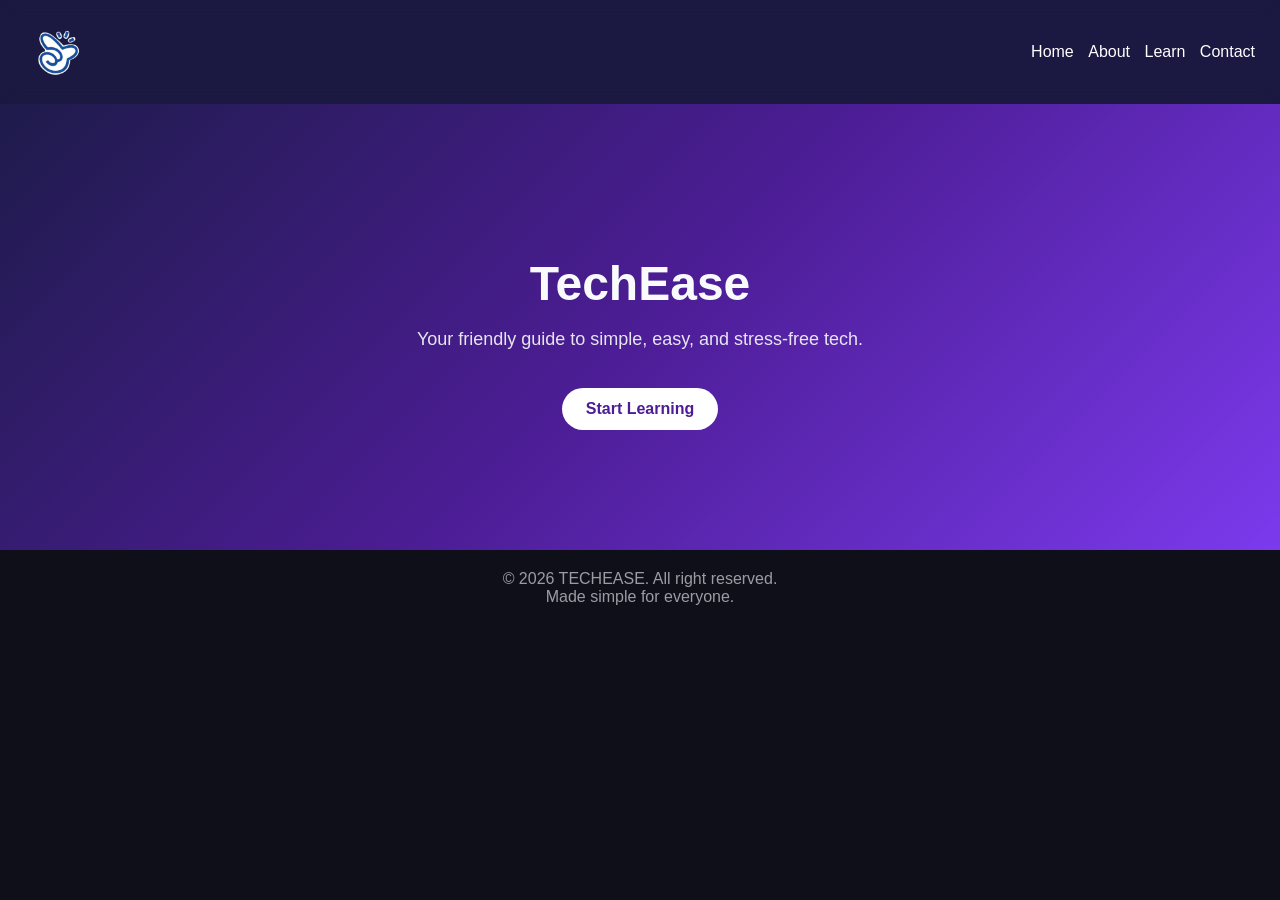
<file: index.html>
<!DOCTYPE html>
<html lang="en">
<head>
<link rel="stylesheet" href="styleTech.css">
<meta charset="UTF-8">
<meta name="viewport" content="width=device-width, initial-scale=1.0">
<title>Simple Tech Guide</title>
</head>

<body>

<div class="navbar">
  <div class="logo">
   <img src="solologo.png">
  </div>
  <div>
    <a href="index.html">Home</a>
    <a href="TechEaseAbout.html">About</a>
    <a href="TechEaseLearn.html">Learn</a>
    <a href="TechEaseContact.html">Contact</a>
  </div>
</div>

<div class="title">
  <h1>TechEase </h1>
  <p>Your friendly guide to simple, easy, and stress-free tech.</p>
  <a href="TechEaseLearn.html" class="button">Start Learning</a>
</div>

<div class="footer">
  © 2026 TECHEASE. All right reserved.<br> Made simple for everyone.
</div>

</body>
</html>
</file>
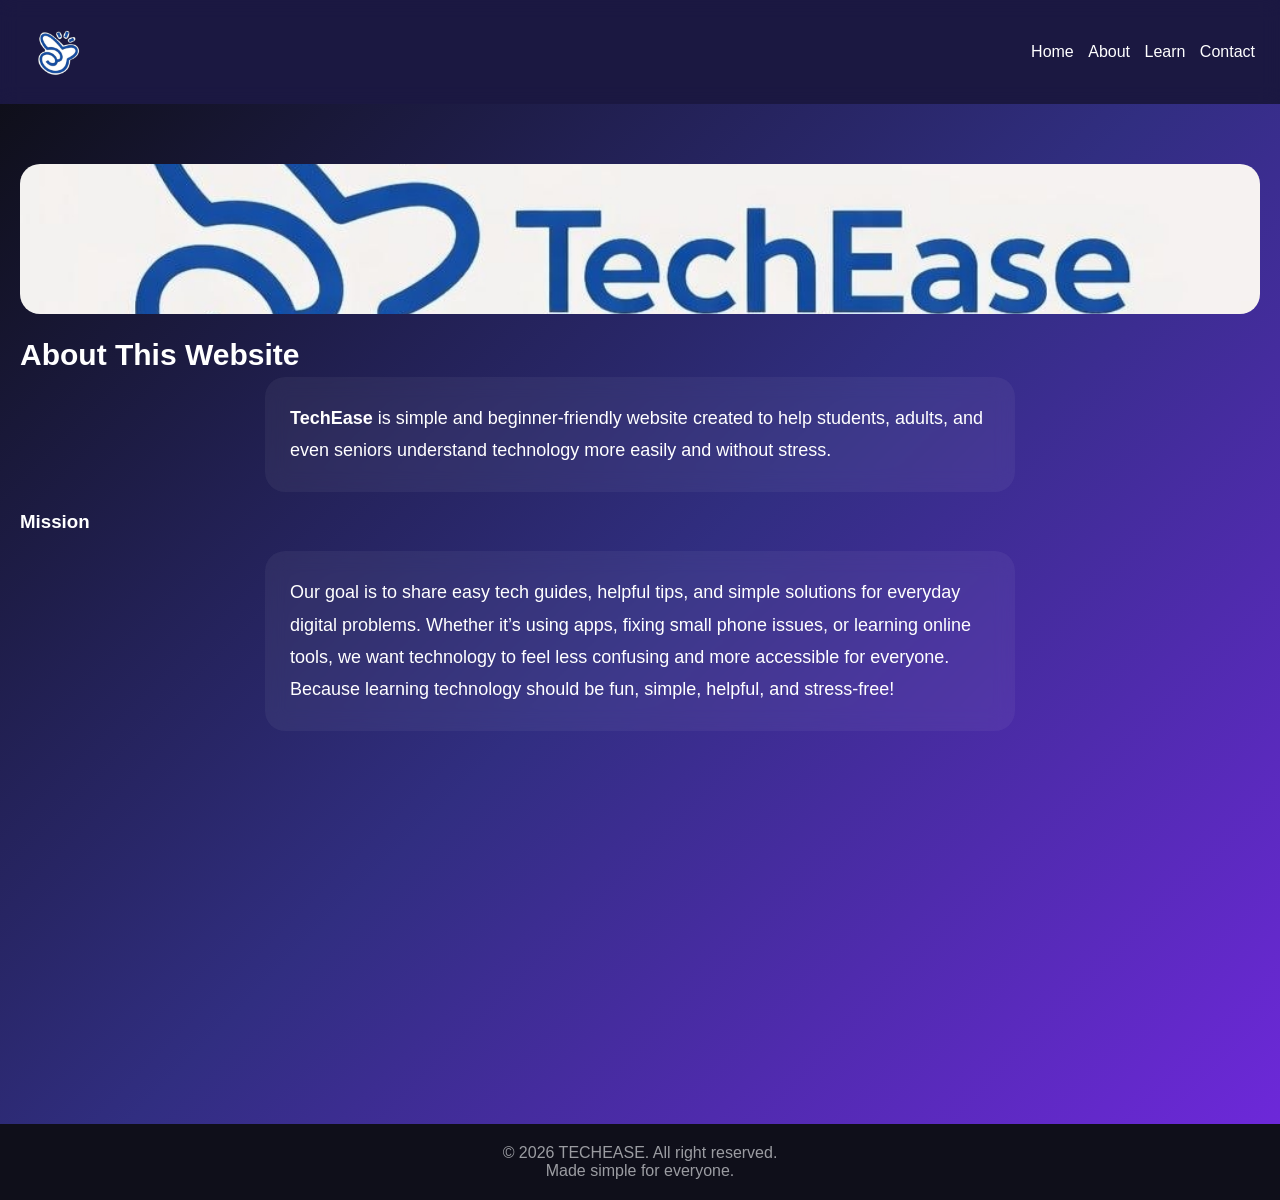
<file: TechEaseAbout.html>
<!DOCTYPE html>
<html>
<head>
  <meta charset="UTF-8">
  <meta name="viewport" content="width=device-width, initial-scale=1">
  <link rel="stylesheet" href="styleTech.css">
  <title>TechEase About</title>
</head>
<body>
  
  <div class="navbar">
  <div class="logo">
    <img src="solologo.png">
  </div>
  
  <div>
    <a href="index.html">Home</a>
    <a href="TechEaseAbout.html">About</a>
    <a href="TechEaseLearn.html">Learn</a>
    <a href="TechEaseContact.html">Contact</a>
  </div>
</div>

  <div class="About">
  <img src="EaseLogo.jpg">
  <h1> About This Website</h1>
  
<p> <strong> TechEase</strong> is simple and beginner-friendly website created to help students, adults, and even seniors understand technology more easily and without stress.</p>

<h3> Mission</h3>
<p>Our goal is to share easy tech guides, helpful tips, and simple solutions for everyday digital problems. Whether it’s using apps, fixing small phone issues, or learning online tools, we want technology to feel less confusing and more accessible for everyone. Because learning technology should be fun, simple, helpful, and stress-free!</p>
</div>

<div class="footer">
  © 2026 TECHEASE. All right reserved.<br> Made simple for everyone.
</div>

</body>
</html>
</file>
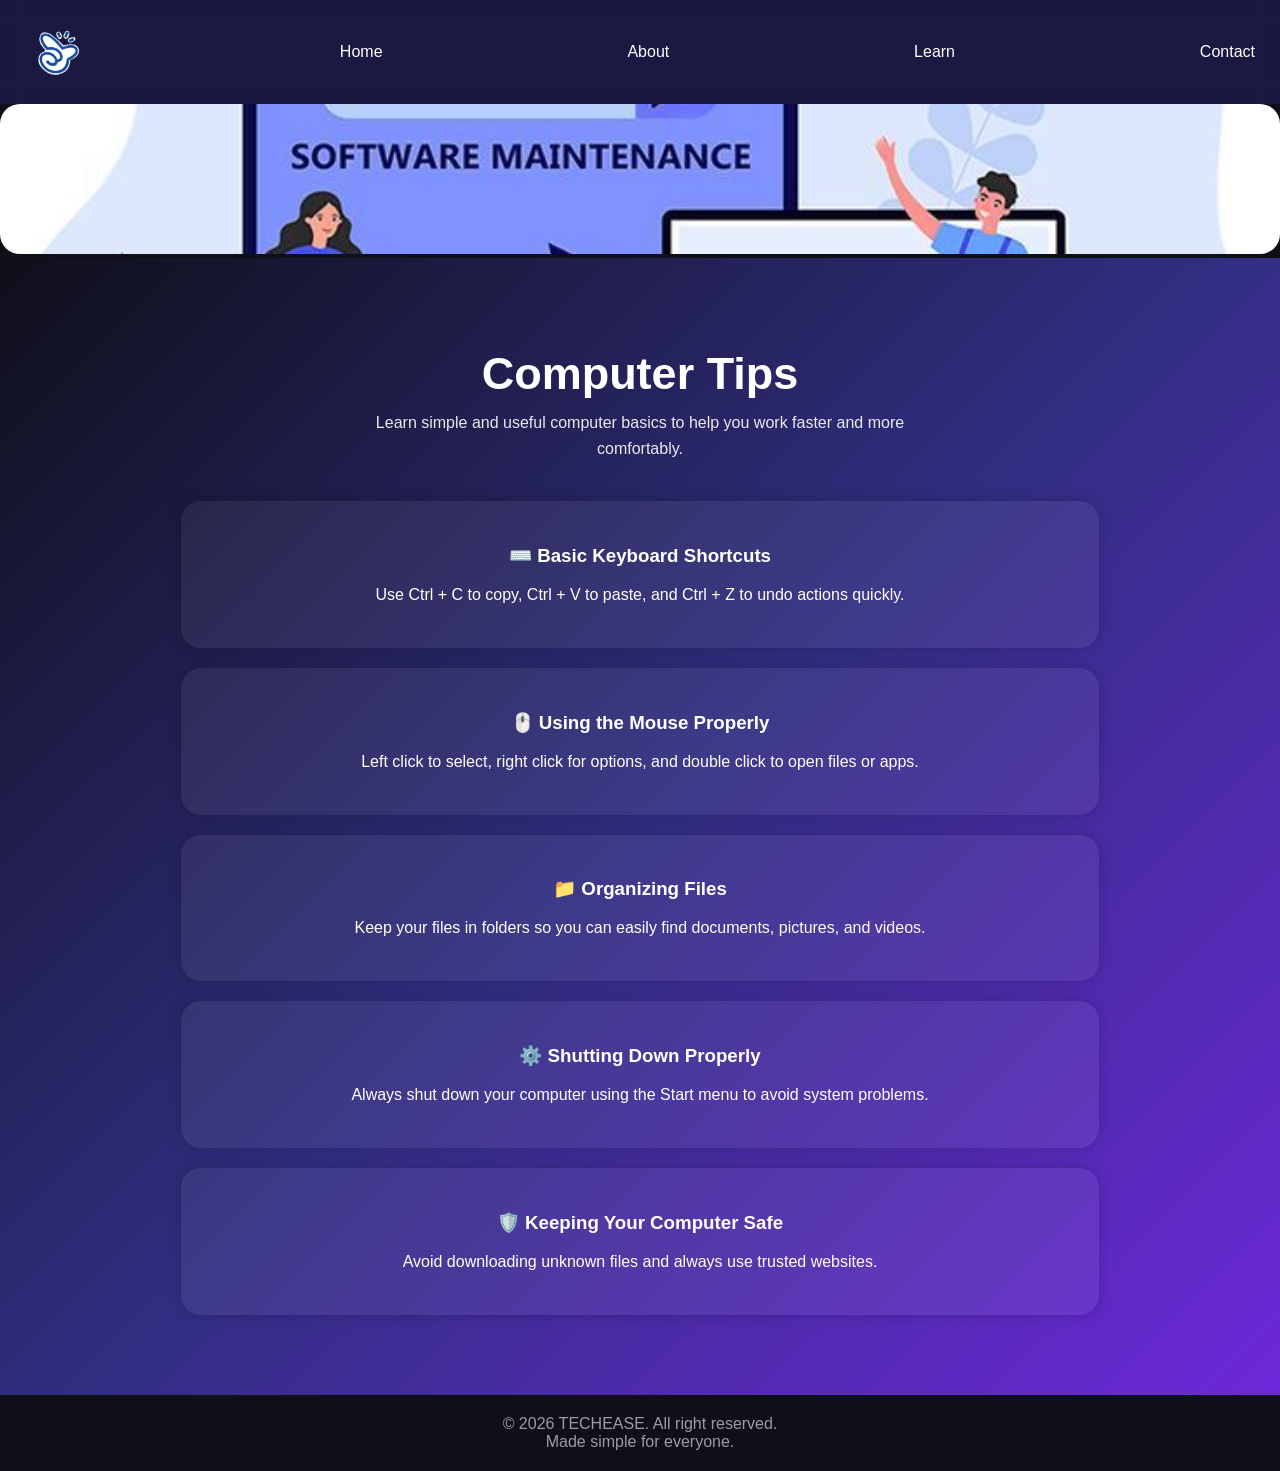
<file: TechEaseComputerTips.html>
<!DOCTYPE html>
<html>
<head>
  <meta charset="UTF-8">
  <meta name="viewport" content="width=device-width, initial-scale=1">
    <link rel="stylesheet" href="styleTech.css">
  <title>Computer Tips</title>
</head>
<body>
  <body>
  <div class="navbar">
    <div class="logo">
    <img src="solologo.png">
  </div>
    <a href="index.html">Home</a>
    <a href="TechEaseAbout.html">About</a>
    <a href="TechEaseLearn.html">Learn</a>
    <a href="TechEaseContact.html">Contact</a>
  </div>
</div>

<div class="learnlogo">
  <img src="computer.jpg">
</div>

  <div class="computer-tips">
  <h1> Computer Tips</h1>
  <p class="introcomputer">Learn simple and useful computer basics to help you work faster and more comfortably.</p>

    <div class="topic-card">
    <h3>⌨️ Basic Keyboard Shortcuts</h3>
    <p> Use Ctrl + C to copy, Ctrl + V to paste, and Ctrl + Z to undo actions quickly.</p>
    </div>

    <div class="topic-card">
    <h3>🖱️ Using the Mouse Properly</h3>
    <p> Left click to select, right click for options, and double click to open files or apps.</p>
    </div>

   <div class="topic-card">
   <h3>📁 Organizing Files</h3>
   <p>Keep your files in folders so you can easily find documents, pictures, and videos.</p>
    </div>

    <div class="topic-card">
    <h3>⚙️ Shutting Down Properly</h3>
    <p>Always shut down your computer using the Start menu to avoid system problems.</p>
    </div>

    <div class="topic-card">
    <h3>🛡️ Keeping Your Computer Safe</h3>
    <p>Avoid downloading unknown files and always use trusted websites.</p>
  </div>
 </div>

<div class="footer">
  © 2026 TECHEASE. All right reserved.<br> Made simple for everyone.
</body>
</html>
</file>
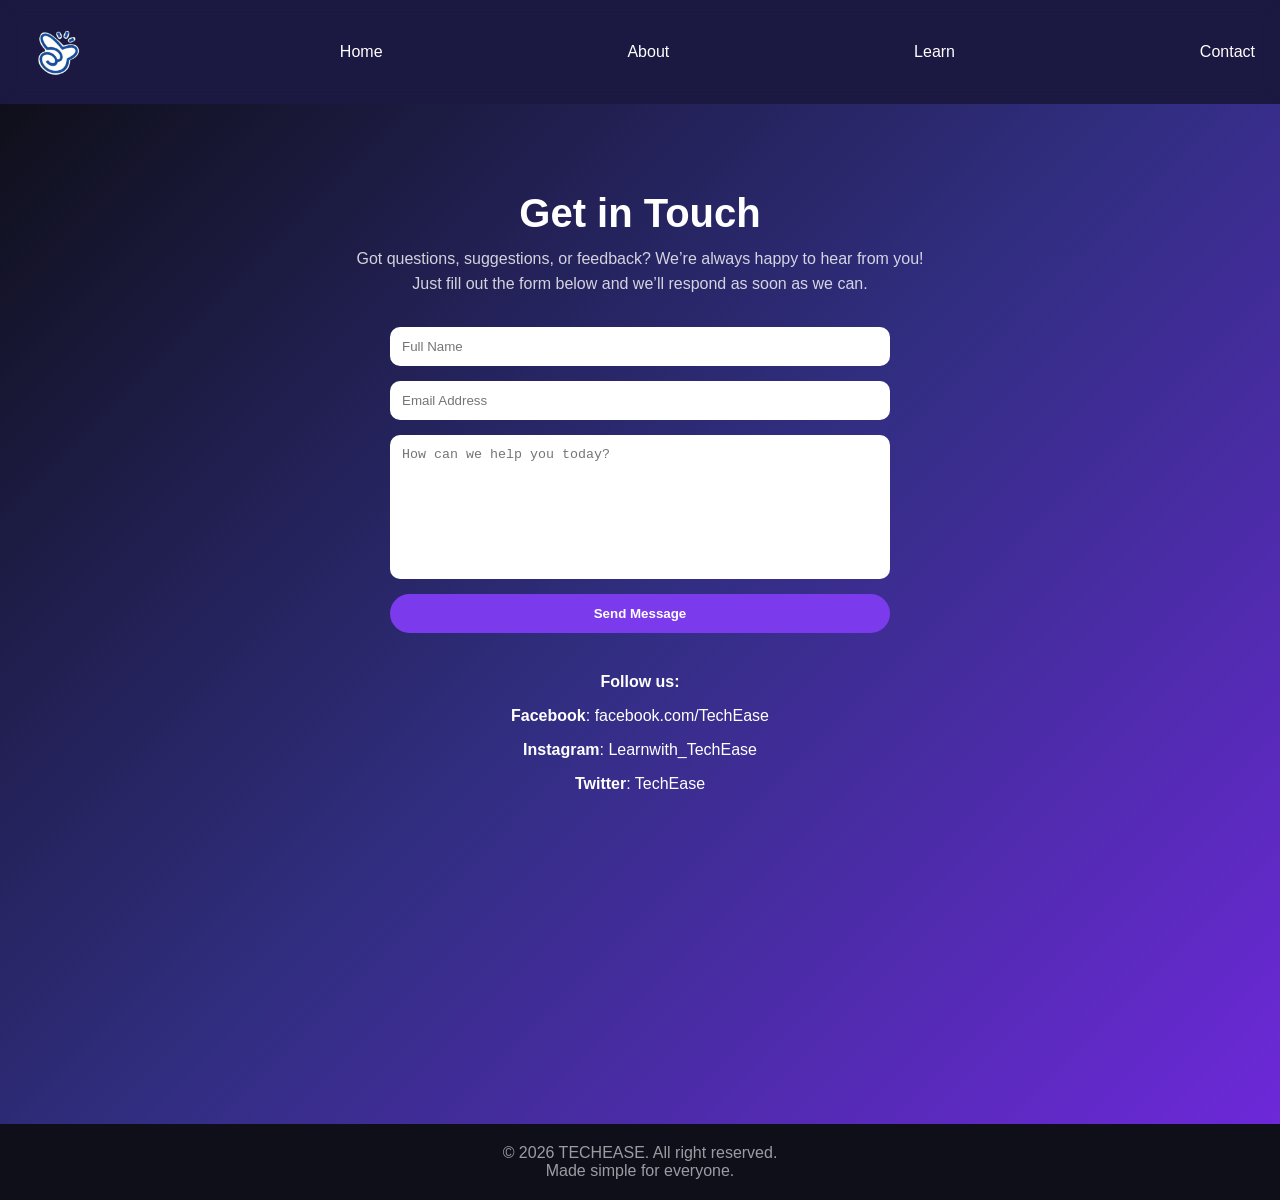
<file: TechEaseContact.html>
<!DOCTYPE html>
<html>
<head>
  <meta charset="UTF-8">
  <meta name="viewport" content="width=device-width, initial-scale=1">
  <link rel="stylesheet" href="styleTech.css">
  <title>TechEase Contact</title>
</head>
<body>
  <div class="navbar">
    <div class="logo">
    <img src="solologo.png">
  </div>
  
    <a href="index.html">Home</a>
    <a href="TechEaseAbout.html">About</a>
    <a href="TechEaseLearn.html">Learn</a>
    <a href="TechEaseContact.html">Contact</a>
  </div>
</div>

  <div class="contact">
  <h1>Get in Touch</h1>
  
  <p class="subtitle">
    Got questions, suggestions, or feedback?  We’re always happy to hear from you! Just fill out the form below and we’ll respond as soon as we can.
  </p>
  
  <form class="contact-form">

    <input type="text" placeholder="Full Name">
    <input type="email" placeholder="Email Address">
    <textarea placeholder="How can we help you today?"></textarea>
    <button type="submit">Send Message</button>

  </form>

  <div class="socials">
  <strong>Follow us:</strong>
  <p><strong>Facebook</strong>: facebook.com/TechEase</p>
  <p><strong>Instagram</strong>: Learnwith_TechEase</p>
  <p><strong>Twitter</strong>: TechEase</p>
</div>
</div>

</div>

<div class="footer">
  © 2026 TECHEASE. All right reserved.<br> Made simple for everyone.
</div>

</body>
</html>
</file>
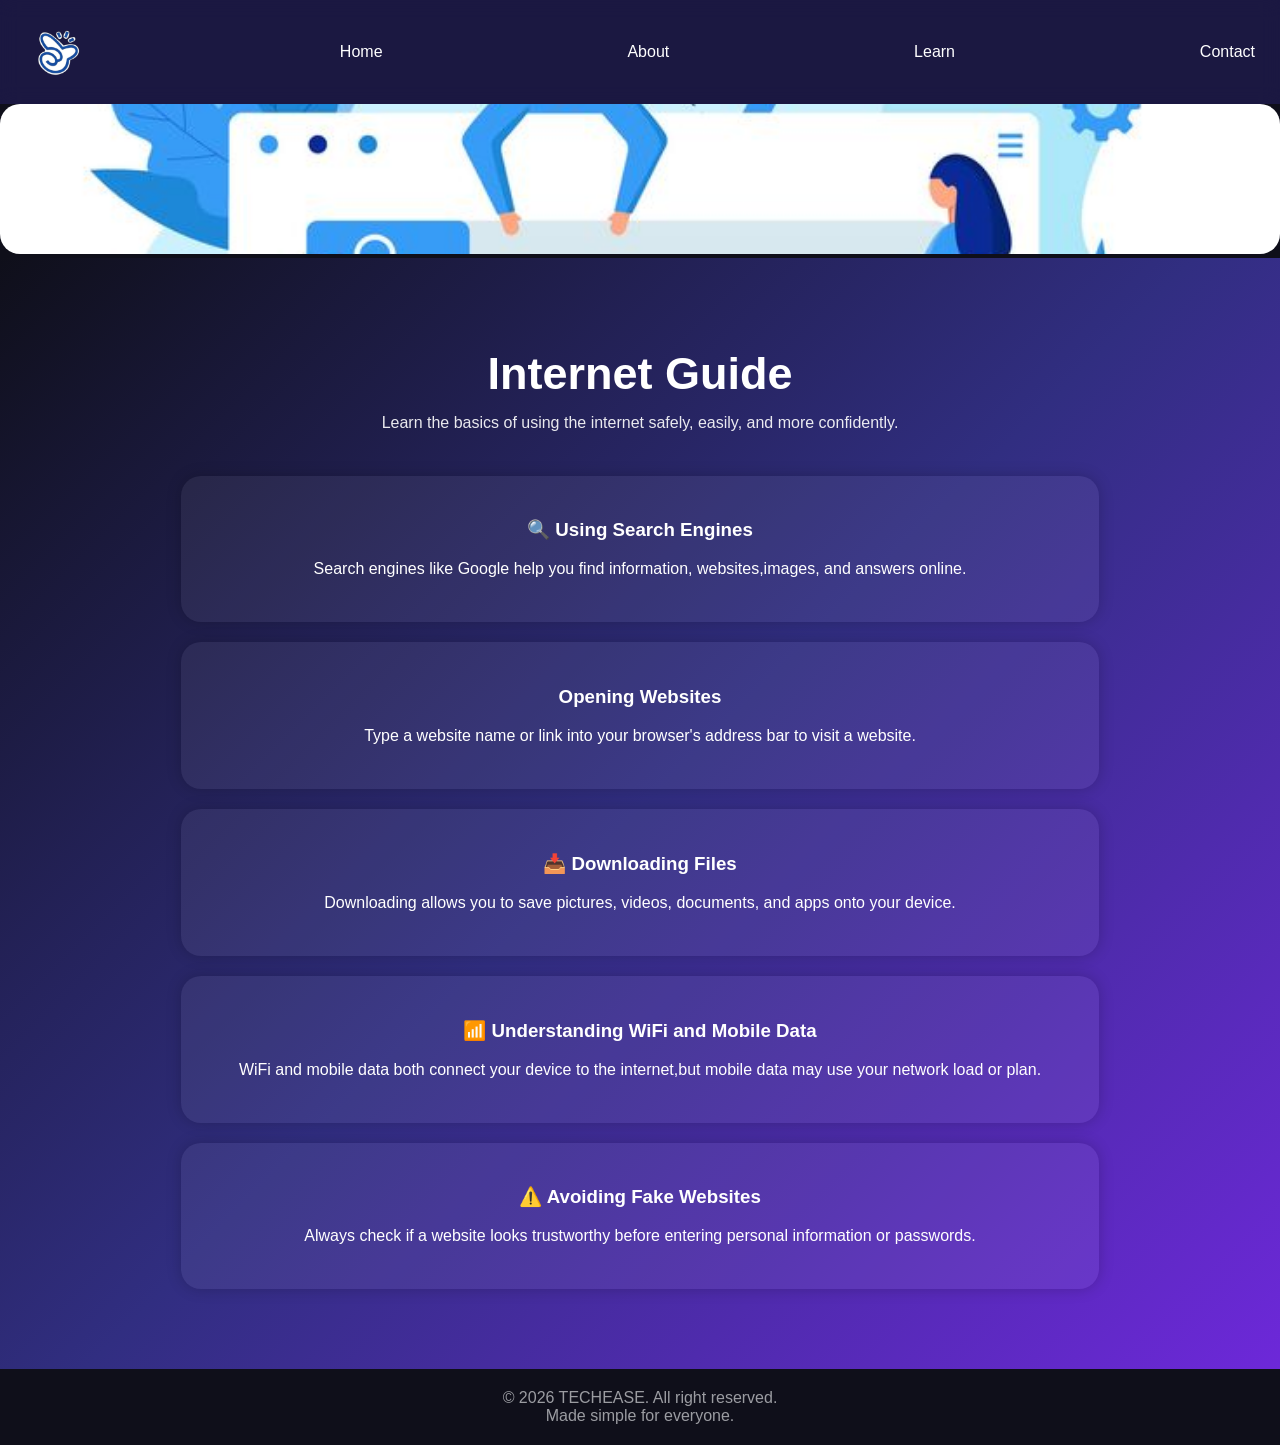
<file: TechEaseInternetGuide.html>
<!DOCTYPE html>
<html>

<head>
  <meta charset="UTF-8">
  <meta name="viewport" content="width=device-width, initial-scale=1">
  <link rel="stylesheet" href="styleTech.css">
  <title>Internet Guide</title>
</head>
<body>
  <div class="navbar">
    <div class="logo">
    <img src="solologo.png">
  </div>
    <a href="index.html">Home</a>
    <a href="TechEaseAbout.html">About</a>
    <a href="TechEaseLearn.html">Learn</a>
    <a href="TechEaseContact.html">Contact</a>
  </div>
</div>

    <div class="learnlogo">
  <img src="internet.jpg">
   </div>
  
  <div class="internet-guide">
    <h1> Internet Guide</h1>
    <p class="introInternet">
      Learn the basics of using the internet safely, easily, and more confidently.
    </p>

    <div class="topic-card">
    <h3>🔍 Using Search Engines</h3>
    <p>Search engines like Google help you find information, websites,images, and answers online.</p>
    </div>

    <div class="topic-card">
    <h3> Opening Websites</h3>
     <p>Type a website name or link into your browser's address bar to visit a website.</p>
    </div>
    
    <div class="topic-card">
     <h3>📥 Downloading Files</h3>
     <p>Downloading allows you to save pictures, videos, documents, and apps onto your device.</p>
    </div>
    
    <div class="topic-card">
    <h3>📶 Understanding WiFi and Mobile Data</h3>
    <p>WiFi and mobile data both connect your device to the internet,but mobile data may use your network load or plan. </p>
    </div>

    <div class="topic-card">
    <h3>⚠️ Avoiding Fake Websites</h3>
    <p>Always check if a website looks trustworthy before entering personal information or passwords.</p>
   </div>
  </div>
  
<div class="footer">
  © 2026 TECHEASE. All right reserved.<br> Made simple for everyone.
  
</body>
</html>
</file>
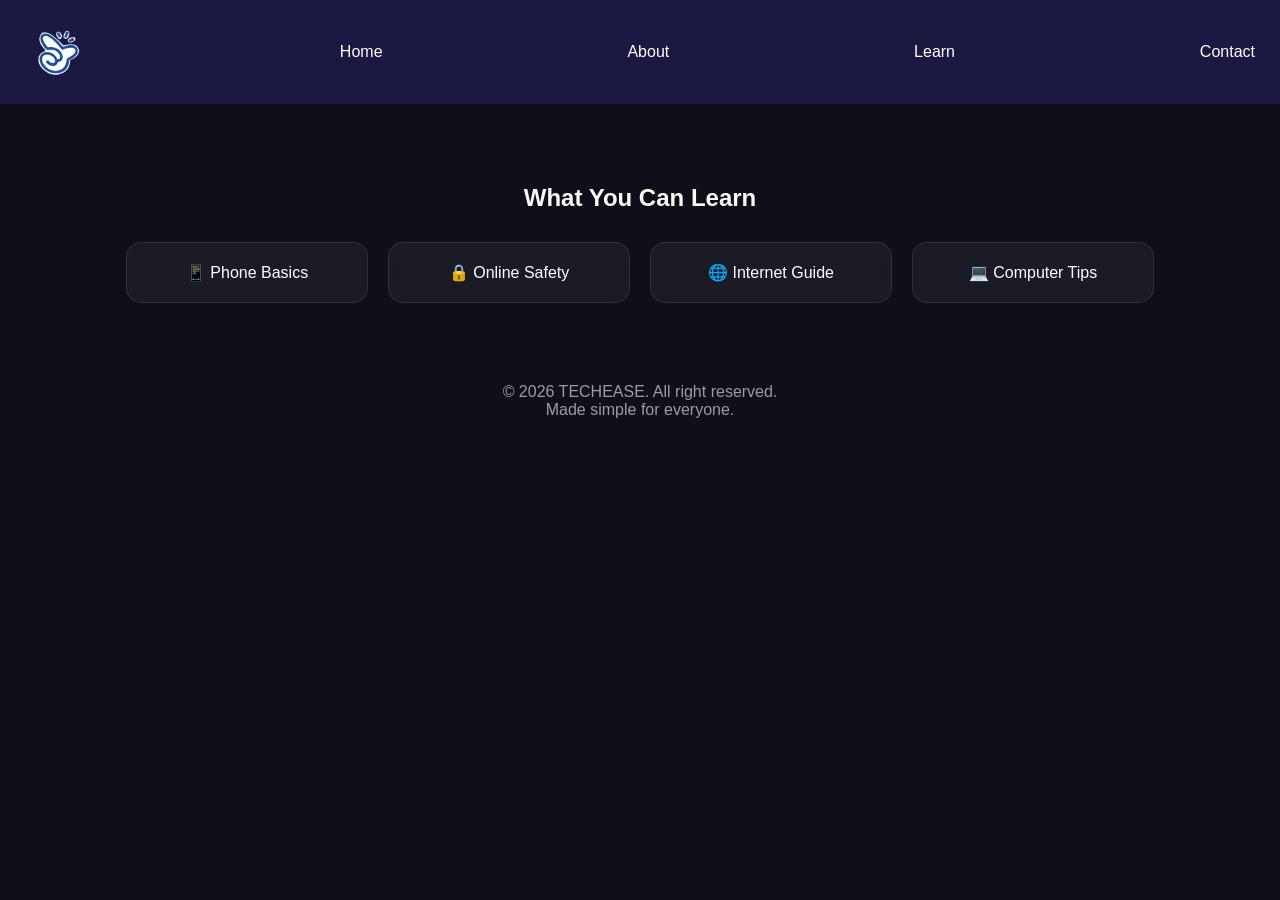
<file: TechEaseLearn.html>
<!DOCTYPE html>
<html>
<head>
  <meta charset="UTF-8">
  <meta name="viewport" content="width=device-width, initial-scale=1">
    <link rel="stylesheet" href="styleTech.css">
  <title>Teach Ease Learn</title>
</head>
<body>
  
  <div class="navbar">
    <div class="logo">
    <img src="solologo.png">
  </div>
  
    <a href="index.html">Home</a>
    <a href="TechEaseAbout.html">About</a>
    <a href="TechEaseLearn.html">Learn</a>
    <a href="TechEaseContact.html">Contact</a>
  </div>
</div>
  
  <div class="learn">
  <h2>What You Can Learn</h2>

  <div class="cards">
    <a href="TechEasePhone.html"class="card">📱 Phone Basics</a>
    <a href="TechEaseOnlineSafety.html"class="card">🔒 Online Safety</a>
    <a href="TechEaseInternetGuide.html"class="card">🌐 Internet Guide</a>
    <a href="TechEaseComputerTips.html"class="card">💻 Computer Tips</a>
  </div>
</div>

<div class="footer">
  © 2026 TECHEASE. All right reserved.<br> Made simple for everyone.
</div>
  
</body>

</html>
</file>
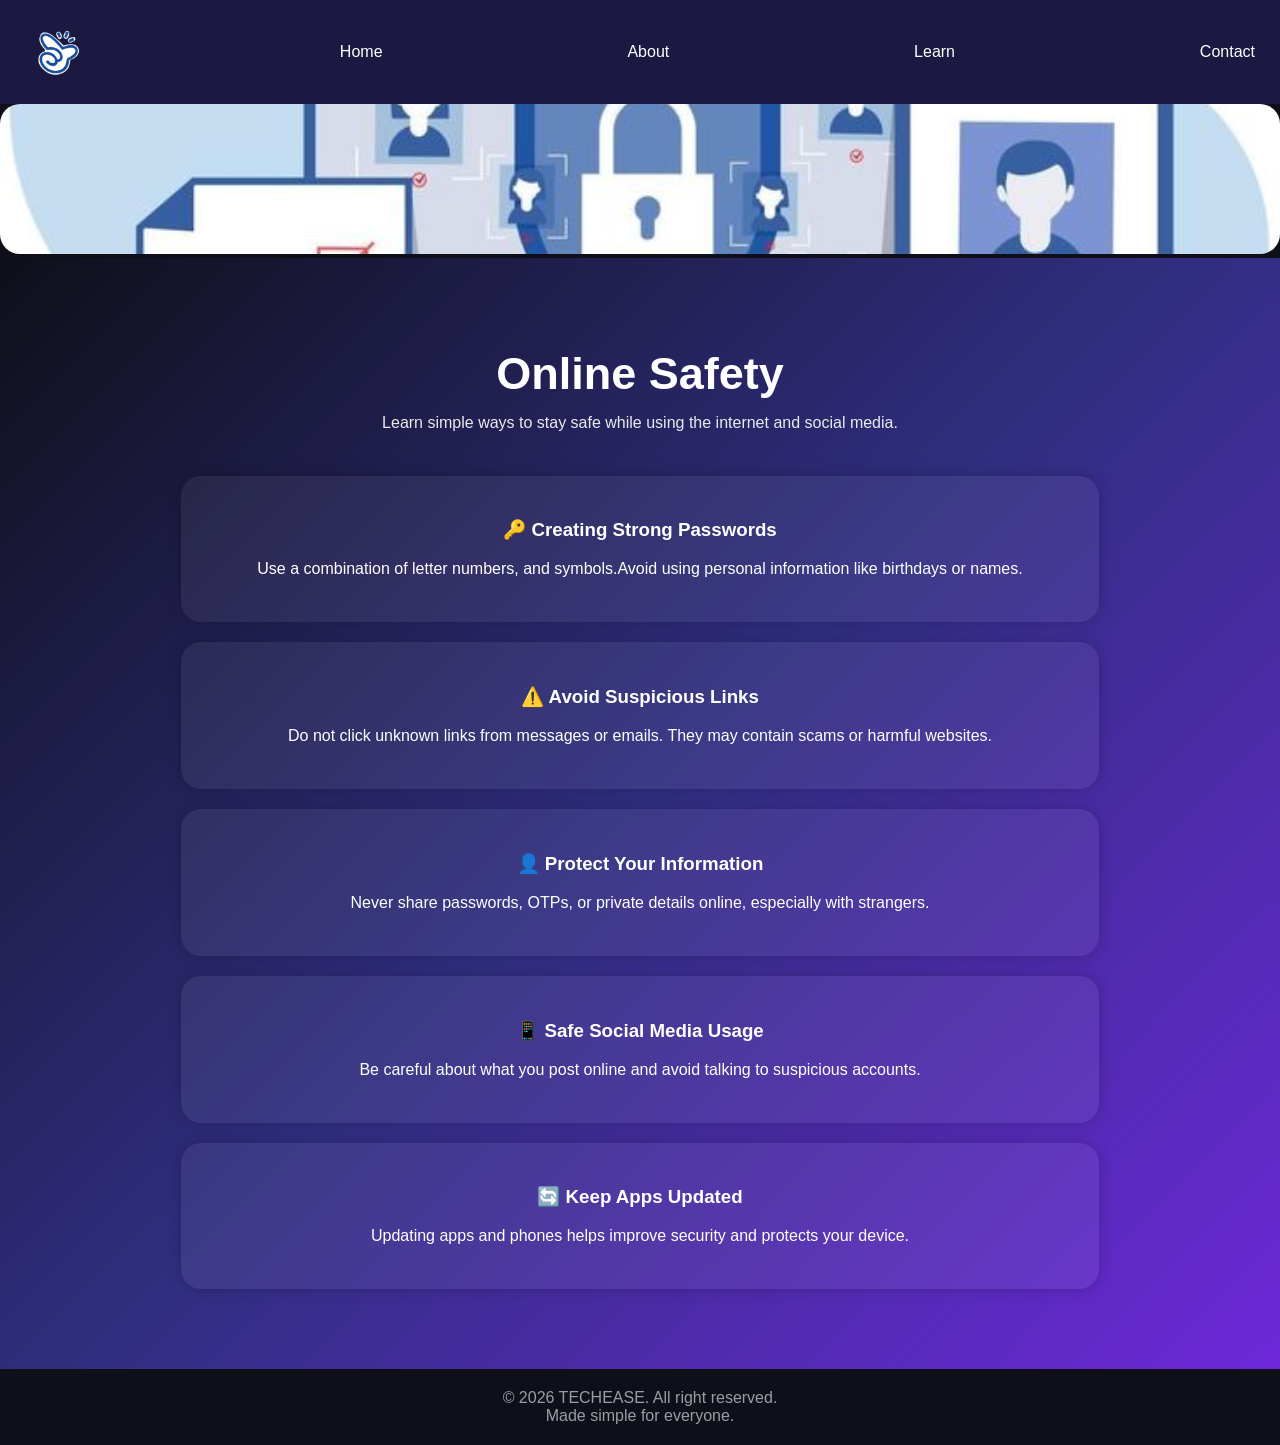
<file: TechEaseOnlineSafety.html>
<!DOCTYPE html>
<html>
<head>
  <meta charset="UTF-8">
  <meta name="viewport" content="width=device-width, initial-scale=1">
  <link rel="stylesheet" href="styleTech.css">
  <title>Online Safety</title>
</head>
<body>
  <div class="navbar">
    <div class="logo">
    <img src="solologo.png">
  </div>
    <a href="index.html">Home</a>
    <a href="TechEaseAbout.html">About</a>
    <a href="TechEaseLearn.html">Learn</a>
    <a href="TechEaseContact.html">Contact</a>
  </div>
</div>

    <div class="learnlogo">
  <img src="online.jpg">
  </div>

  <div class="online-safety">

    <h1> Online Safety</h1>
    <p class="introonline">
      Learn simple ways to stay safe while using the internet and social media.
    </p>

    <div class="topic-card">
   <h3>🔑 Creating Strong Passwords</h3>

   <p>Use a combination of letter numbers, and symbols.Avoid using personal information like birthdays or names.</p>
    </div>
    
  <div class="topic-card">
   <h3>⚠️ Avoid Suspicious Links</h3>
   <p>Do not click unknown links from messages or emails.
    They may contain scams or harmful websites.</p>
    </div>
    
   <div class="topic-card">
  <h3>👤 Protect Your Information</h3>

   <p>Never share passwords, OTPs, or private details online,
    especially with strangers. </p>
    </div>

    <div class="topic-card">
  <h3>📱 Safe Social Media Usage</h3>
   <p>Be careful about what you post online and avoid talking to suspicious accounts.</p>
    </div>

   <div class="topic-card">
   <h3>🔄 Keep Apps Updated</h3>
    <p> Updating apps and phones helps improve security and protects your device.
    </p>
    </div>
  </div>
  
<div class="footer">
  © 2026 TECHEASE. All right reserved.<br> Made simple for everyone.
  
</body>
</html>
</file>
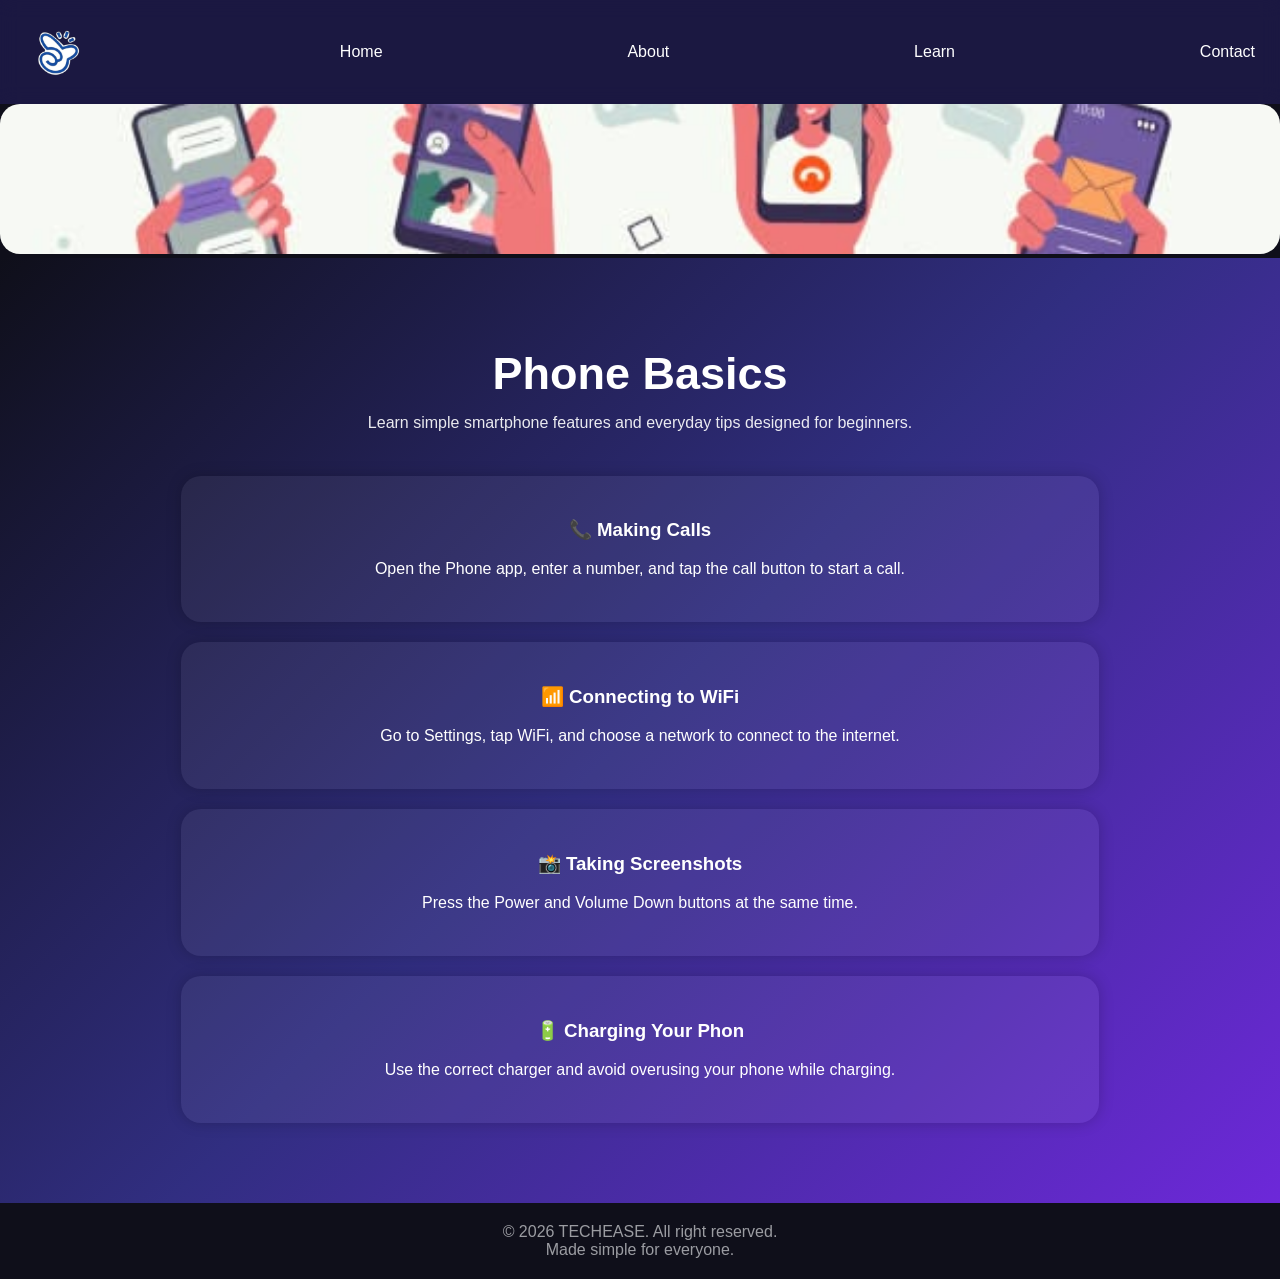
<file: TechEasePhone.html>
<!DOCTYPE html>
<html>
<head>
  <meta charset="UTF-8">
  <meta name="viewport" content="width=device-width, initial-scale=1">
    <link rel="stylesheet" href="styleTech.css">
  <title>Phone Basic</title>
</head>
<body>
  <div class="navbar">
    <div class="logo">
    <img src="solologo.png">
  </div>
    <a href="index.html">Home</a>
    <a href="TechEaseAbout.html">About</a>
    <a href="TechEaseLearn.html">Learn</a>
    <a href="TechEaseContact.html">Contact</a>
  </div>
</div>

<div class="learnlogo">
  <img src="phonepic.jpg">
</div>

  <div class="phone-basics">
    <h1> Phone Basics</h1>
    <p class="introphone">
      Learn simple smartphone features and everyday tips designed for beginners.
    </p>

    <div class="topic-card">
    <h3>📞 Making Calls</h3>
     <p>Open the Phone app, enter a number, and tap the call button to start a call.</p>
    </div>

    <div class="topic-card">
    <h3>📶 Connecting to WiFi</h3>
    <p>Go to Settings, tap WiFi, and choose a network to connect to the internet.</p>
    </div>
    
    <div class="topic-card">
    <h3>📸 Taking Screenshots</h3>
    <p>Press the Power and Volume Down buttons at the same time.</p>
    </div>

    <div class="topic-card">
    <h3>🔋 Charging Your Phon</h3>
    <p>Use the correct charger and avoid overusing your phone while charging.</p>
    </div>
  </div>

<div class="footer">
  © 2026 TECHEASE. All right reserved.<br> Made simple for everyone.

</body>
</html>
</file>
<file: styleTech.css>
body {
    margin: 0;
    min-height: 100vh;
    font-family: Poppins, Arial, sans-serif;
    background: #0f0f1a;
    color: #f8fafc;
  }
  .navbar {
    display: flex;
    justify-content: space-between;
    padding: 10px 20px;
    align-items: center;
    background: rgba(30, 27, 75, 0.8);
    backdrop-filter: blur(10px);
    top: 0;
  }
  .navbar a {
    color: white;
    text-decoration: none;
    margin: 0 5px;
    font-weight: 500;
  }
  .navbar a:hover{
    background: #CBC3E3;
  box-shadow: 0 0 20px rgba(168,85,247,0.5);
  }
  .logo{
  align-items: center;
  }
  .logo img{
    width: 80px;
    height: auto;
    object-fit: contain;
  }
  .title {
    text-align: center;
    padding: 120px 20px;
    background: linear-gradient(135deg, #1e1b4b, #4c1d95, #7c3aed);
  }
  .title h1 {
    font-size: 48px;
    margin-bottom: 10px;
  }
  .title p {
    font-size: 18px;
    opacity: 0.9;
  }
  .button{
    margin-top: 20px;
    padding: 12px 24px;
    background: white;
    color: #4c1d95;
    border: none;
    border-radius: 30px;
    font-weight: bold;
    text-decoration: none;
    display: inline-block;
  }
  .button:hover {
  background: #DA70D6;
  box-shadow: 0 0 20px rgba(168,85,247,0.5);
}
  .learn {
    margin-top:0px;
    padding: 60px 20px;
    text-align: center;
  }
  .cards {
    display: flex;
    justify-content: center;
    flex-wrap: wrap;
    gap: 20px;
    margin-top: 30px;
  }
  .card {
    background: rgba(255,255,255,0.05);
    border: 1px solid rgba(255,255,255,0.1);
    padding: 20px;
    width: 200px;
    border-radius: 15px;
    backdrop-filter: blur(10px);
    color: white;
    text-decoration: none;
  }
  .card:hover {
  background: #DA70D6;
  box-shadow: 0 0 20px rgba(168,85,247,0.5);
  }
  .learnlogo img{
  width: 100%;
  height:150px;
  object-fit:cover;
  border-radius: 20px;
  overflow: hidden;
  }
  .phone-basics {
  margin:0;
  font-family: Arial, sans-serif;
  background: linear-gradient(135deg, #0f0f1a, #312e81, #6d28d9);
  color: white;
  text-align: center;
  padding: 60px 20px;
}
.phone-basics h1 {
  font-size: 45px;
  margin-bottom: 10px;
}
.introphone {
  max-width: 600px;
  margin: auto;
  margin-bottom: 40px;
  line-height: 1.6;
  opacity: 0.9;
}
.topic-card {
  background: rgba(255,255,255,0.06);
  width: 70%;
  margin: 20px auto;
  padding: 25px;
  border-radius: 20px;
  box-shadow: 0 0 15px rgba(0,0,0,0.2);
}
.topic-card h3 {
  margin-bottom: 10px;
}
.topic-card p {
  line-height: 1.5;
}
.online-safety {
  margin: 0;
  font-family: Arial, sans-serif;
  background: linear-gradient(135deg, #0f0f1a, #312e81, #6d28d9);
  color: white;
  text-align: center;
  padding: 60px 20px;
}
.online-safety h1 {
  font-size: 45px;
  margin-bottom: 10px;
}
.introonline {
  max-width: 600px;
  margin: auto;
  margin-bottom: 40px;
  line-height: 1.6;
  opacity: 0.9;
}
.internet-guide {
  margin: 0;
 font-family: Arial, sans-serif;
 background: linear-gradient(135deg, #0f0f1a, #312e81, #6d28d9);
 color: white;
 text-align: center;
 padding: 60px 20px;
}
.internet-guide h1 {
  font-size: 45px;
  margin-bottom: 10px;
}
.introInternet {
 max-width: 600px;
 margin: auto;
 margin-bottom: 40px;
 line-height: 1.6;
 opacity: 0.9;
}
.computer-tips{
margin: 0;
font-family: Arial, sans-serif;
background: linear-gradient(135deg,#0f0f1a, #312e81, #6d28d9);
color: white;
text-align: center;
padding: 60px 20px;
}
.computer-tips h1{
font-size: 45px;
margin-bottom: 10px;
}
.introcomputer{
max-width: 600px;
margin: auto;
margin-bottom: 40px; line-height:1.6;
opacity: 0.9;
}
.About{
    margin-top:0px;
    text-align: center;
    color: white;
    padding: 60px 20px;
    background: linear-gradient(135deg, #0f0f1a, #312e81, #6d28d9);
    min-height: 100vh;
}
.About img{
  width: 100%;
  height: 150px;
  object-fit:cover;
  border-radius: 20px;
  overflow: hidden;
}
.About h1 {
  font-size: 30px;
  text-align:left;
  margin-bottom: 5px;
}
.About p {
  max-width: 700px;
  margin: auto;
  font-size: 18px;
  text-align:left;
  line-height: 1.8;
  background: rgba(255,255,255,0.05);
  padding: 25px;
  border-radius: 20px;
  backdrop-filter: blur(10px);
}
.About h3{
  text-align:left;
}
.contact {
  text-align: center;
  margin-top:0px;
  padding: 60px 20px;
  color: white;
  background: linear-gradient(135deg, #0f0f1a, #312e81, #6d28d9);
    min-height: 100vh;
}
.contact h1 {
  font-size: 40px;
  margin-bottom: 10px;
}
.subtitle {
  max-width: 600px;
  margin: auto;
  font-size: 16px;
  opacity: 0.8;
  line-height: 1.6;
}

.contact-form {
  margin-top: 30px;
  display: flex;
  flex-direction: column;
  gap: 15px;
  max-width: 500px;
  margin-left: auto;
  margin-right: auto;
}
.contact-form input{
  padding: 12px;
  border: none;
  border-radius: 10px;
  outline: none;
}
.contact-form textarea {
  padding: 12px;
  border: none;
  border-radius: 10px;
  outline: none;
}
.contact-form textarea {
  height: 120px;
  resize: none;
}
.contact-form button {
  padding: 12px;
  border: none;
  border-radius: 20px;
  background: #7c3aed;
  color: white;
  cursor: pointer;
  font-weight: bold;
}
.socials {
  margin-top: 40px;
}
.socials a {
  margin: 0 10px;
  color: #d8b4fe;
  text-decoration: none;
}
  .footer {
    text-align: center;
    padding: 20px;
    opacity: 0.6;
  }
</file>
